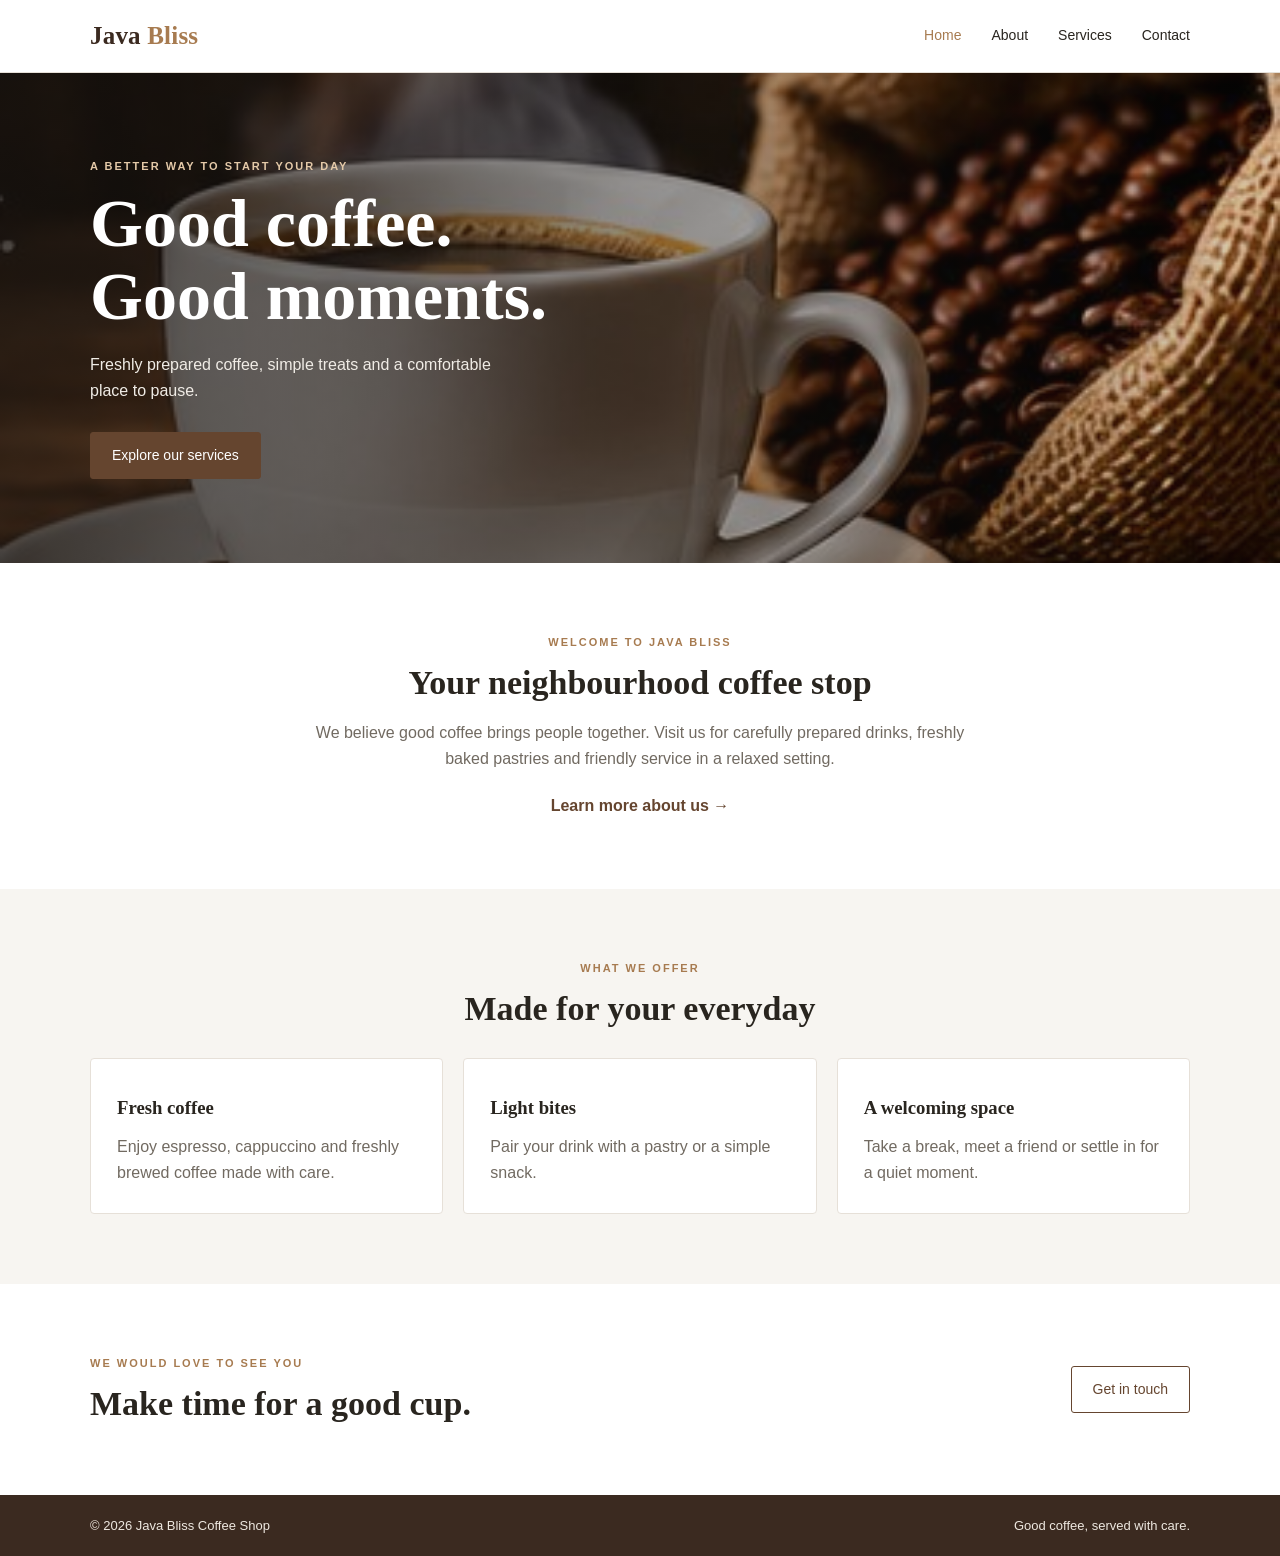
<file: JavaBliss_Professional/index.html>
<!DOCTYPE html>
<html lang="en">
<head>
  <meta charset="UTF-8">
  <meta name="viewport" content="width=device-width, initial-scale=1.0">
  <meta name="description" content="Java Bliss Coffee Shop - quality coffee, fresh pastries and a welcoming space in Nairobi.">
  <title>Java Bliss | Home</title>
  <link rel="stylesheet" href="style.css">
</head>
<body>
  <header class="site-header">
    <div class="container nav-wrap">
      <a class="brand" href="index.html">Java <span>Bliss</span></a>
      <button class="menu-toggle" aria-label="Open navigation" aria-expanded="false">☰</button>
      <nav class="nav-links">
        <a class="active" href="index.html">Home</a><a href="about.html">About</a>
        <a href="services.html">Services</a><a href="contact.html">Contact</a>
      </nav>
    </div>
  </header>
  <main>
    <section class="hero">
      <div class="hero-shade"></div>
      <div class="container hero-content">
        <p class="eyebrow">A BETTER WAY TO START YOUR DAY</p>
        <h1>Good coffee.<br>Good moments.</h1>
        <p>Freshly prepared coffee, simple treats and a comfortable place to pause.</p>
        <a class="button" href="services.html">Explore our services</a>
      </div>
    </section>
    <section class="section container intro">
      <p class="eyebrow">WELCOME TO JAVA BLISS</p>
      <h2>Your neighbourhood coffee stop</h2>
      <p class="narrow">We believe good coffee brings people together. Visit us for carefully prepared drinks, freshly baked pastries and friendly service in a relaxed setting.</p>
      <a class="text-link" href="about.html">Learn more about us →</a>
    </section>
    <section class="section soft">
      <div class="container">
        <div class="section-heading"><p class="eyebrow">WHAT WE OFFER</p><h2>Made for your everyday</h2></div>
        <div class="cards">
          <article class="card"><h3>Fresh coffee</h3><p>Enjoy espresso, cappuccino and freshly brewed coffee made with care.</p></article>
          <article class="card"><h3>Light bites</h3><p>Pair your drink with a pastry or a simple snack.</p></article>
          <article class="card"><h3>A welcoming space</h3><p>Take a break, meet a friend or settle in for a quiet moment.</p></article>
        </div>
      </div>
    </section>
    <section class="section container cta">
      <div><p class="eyebrow">WE WOULD LOVE TO SEE YOU</p><h2>Make time for a good cup.</h2></div>
      <a class="button button-outline" href="contact.html">Get in touch</a>
    </section>
  </main>
  <footer class="footer"><div class="container footer-inner"><span>© 2026 Java Bliss Coffee Shop</span><span>Good coffee, served with care.</span></div></footer>
  <script src="script.js"></script>
</body>
</html>
</file>
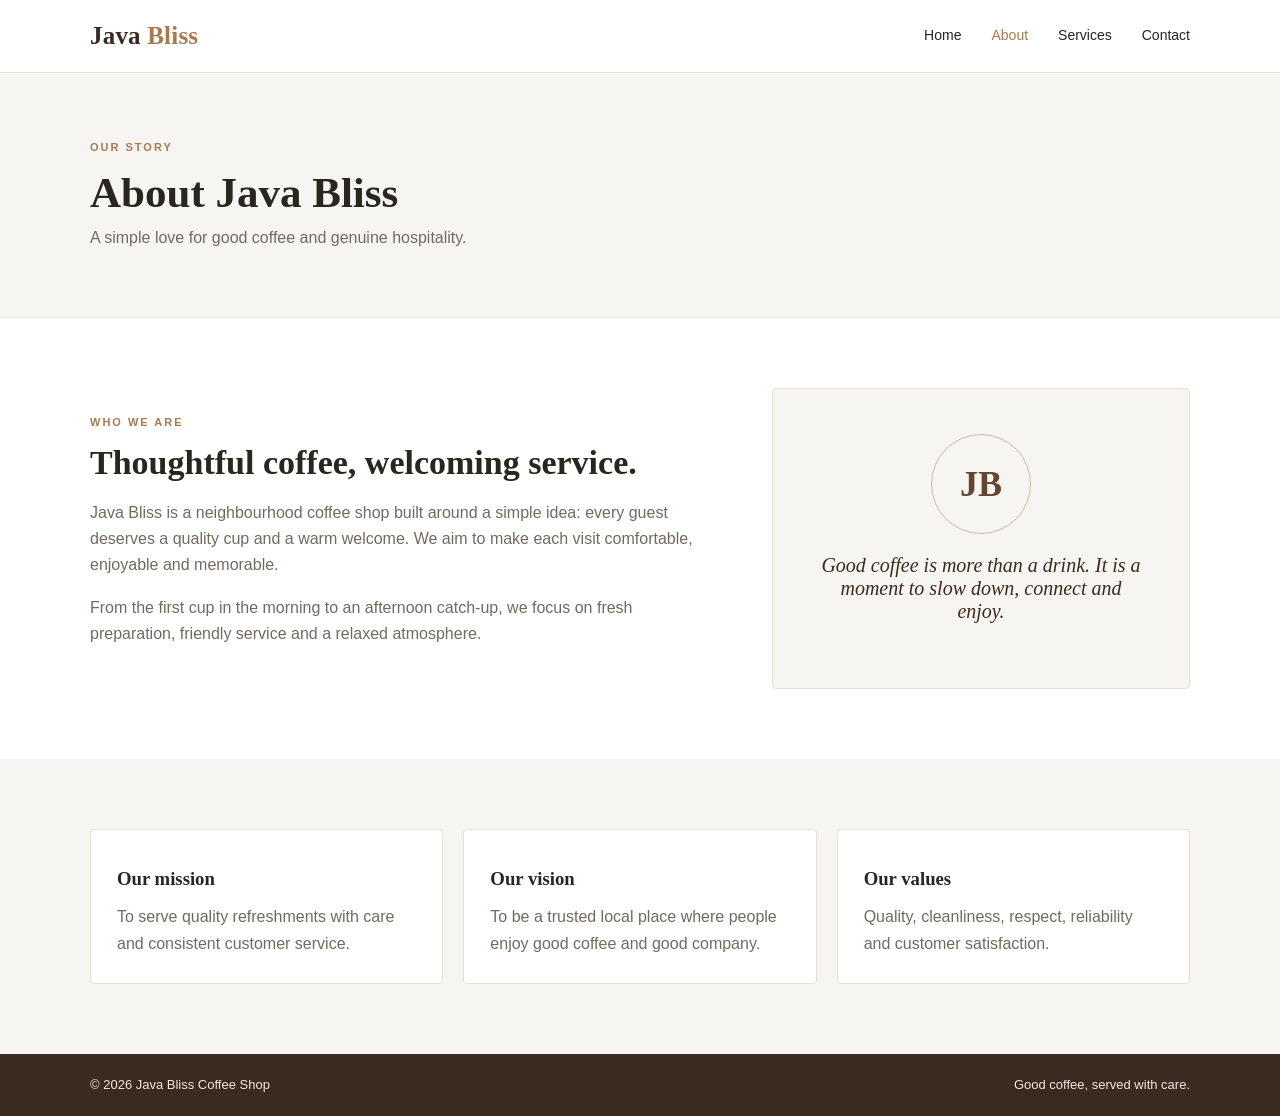
<file: JavaBliss_Professional/about.html>
<!DOCTYPE html>
<html lang="en">
<head>
  <meta charset="UTF-8"><meta name="viewport" content="width=device-width, initial-scale=1.0">
  <meta name="description" content="Learn about Java Bliss Coffee Shop."><title>Java Bliss | About</title><link rel="stylesheet" href="style.css">
</head>
<body>
  <header class="site-header"><div class="container nav-wrap"><a class="brand" href="index.html">Java <span>Bliss</span></a><button class="menu-toggle" aria-label="Open navigation" aria-expanded="false">☰</button><nav class="nav-links"><a href="index.html">Home</a><a class="active" href="about.html">About</a><a href="services.html">Services</a><a href="contact.html">Contact</a></nav></div></header>
  <main>
    <section class="page-banner"><div class="container"><p class="eyebrow">OUR STORY</p><h1>About Java Bliss</h1><p>A simple love for good coffee and genuine hospitality.</p></div></section>
    <section class="section container two-column">
      <div><p class="eyebrow">WHO WE ARE</p><h2>Thoughtful coffee, welcoming service.</h2><p>Java Bliss is a neighbourhood coffee shop built around a simple idea: every guest deserves a quality cup and a warm welcome. We aim to make each visit comfortable, enjoyable and memorable.</p><p>From the first cup in the morning to an afternoon catch-up, we focus on fresh preparation, friendly service and a relaxed atmosphere.</p></div>
      <div class="about-panel"><span class="large-mark">JB</span><p>Good coffee is more than a drink. It is a moment to slow down, connect and enjoy.</p></div>
    </section>
    <section class="section soft"><div class="container cards"><article class="card"><h3>Our mission</h3><p>To serve quality refreshments with care and consistent customer service.</p></article><article class="card"><h3>Our vision</h3><p>To be a trusted local place where people enjoy good coffee and good company.</p></article><article class="card"><h3>Our values</h3><p>Quality, cleanliness, respect, reliability and customer satisfaction.</p></article></div></section>
  </main>
  <footer class="footer"><div class="container footer-inner"><span>© 2026 Java Bliss Coffee Shop</span><span>Good coffee, served with care.</span></div></footer><script src="script.js"></script>
</body></html>
</file>
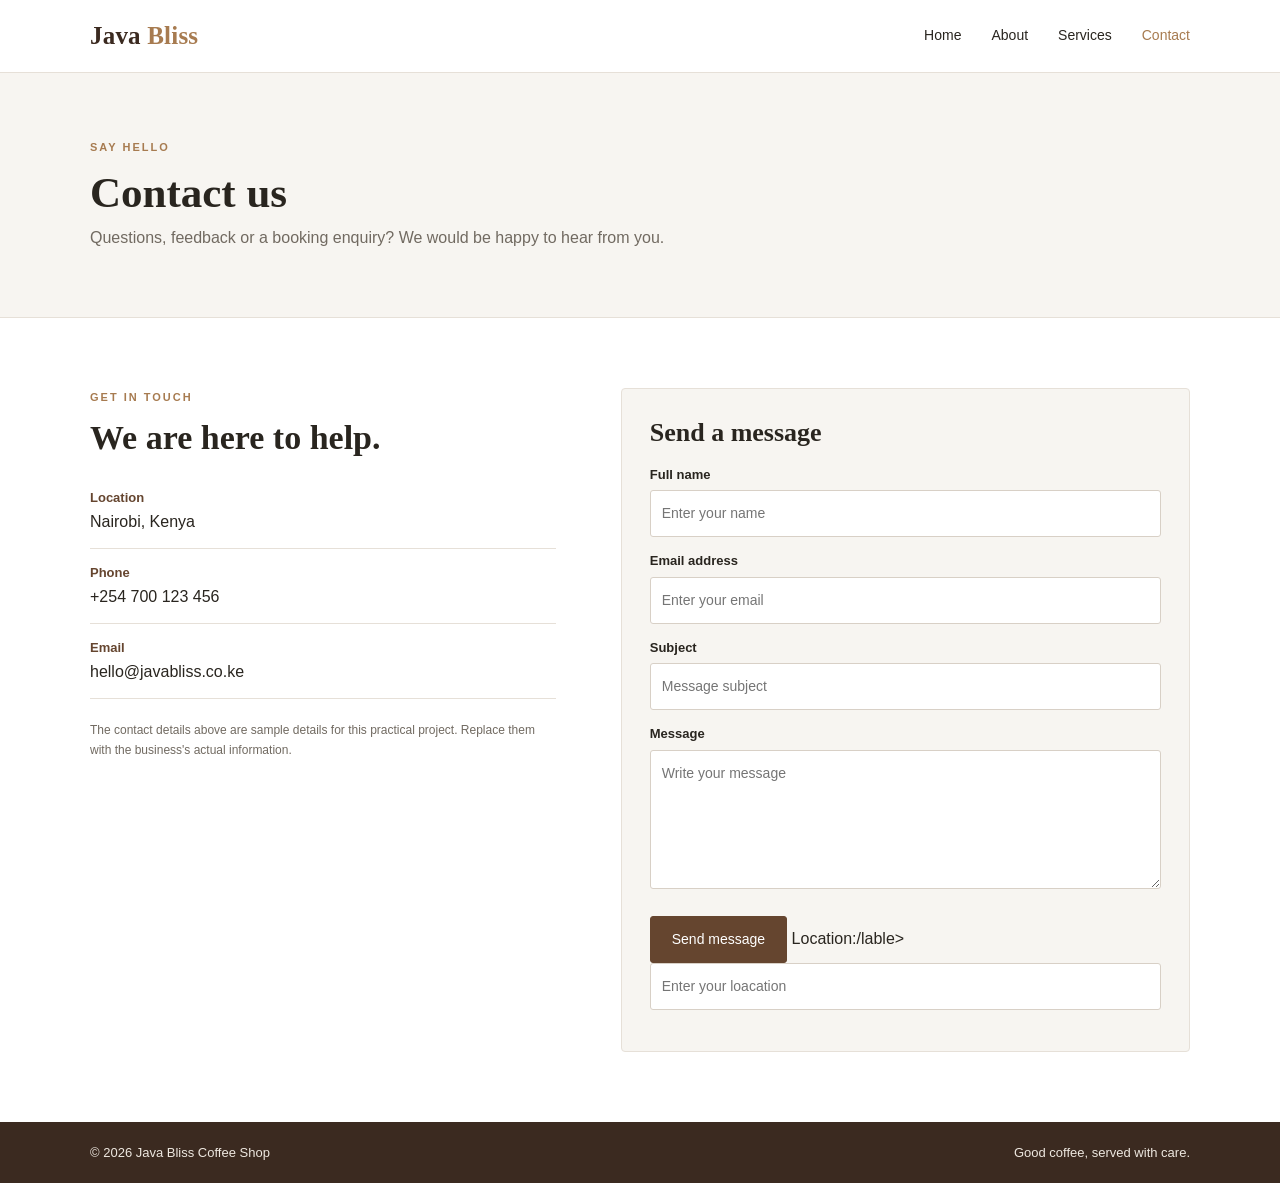
<file: JavaBliss_Professional/contact.html>
<!DOCTYPE html>
<html lang="en">
<head>
  <meta charset="UTF-8"><meta name="viewport" content="width=device-width, initial-scale=1.0">
  <meta name="description" content="Contact Java Bliss Coffee Shop."><title>Java Bliss | Contact</title><link rel="stylesheet" href="style.css">
</head>
<body>
  <header class="site-header"><div class="container nav-wrap"><a class="brand" href="index.html">Java <span>Bliss</span></a><button class="menu-toggle" aria-label="Open navigation" aria-expanded="false">☰</button><nav class="nav-links"><a href="index.html">Home</a><a href="about.html">About</a><a href="services.html">Services</a><a class="active" href="contact.html">Contact</a></nav></div></header>
  <main>
    <section class="page-banner"><div class="container"><p class="eyebrow">SAY HELLO</p><h1>Contact us</h1><p>Questions, feedback or a booking enquiry? We would be happy to hear from you.</p></div></section>
    <section class="section container contact-layout">
      <div><p class="eyebrow">GET IN TOUCH</p><h2>We are here to help.</h2><div class="contact-detail"><strong>Location</strong><span>Nairobi, Kenya</span></div><div class="contact-detail"><strong>Phone</strong><span>+254 700 123 456</span></div><div class="contact-detail"><strong>Email</strong><span>hello@javabliss.co.ke</span></div><p class="small-note">The contact details above are sample details for this practical project. Replace them with the business's actual information.</p></div>
      <form class="contact-form" id="contactForm">
        <h2>Send a message</h2>
        <label for="name">Full name</label><input id="name" name="name" type="text" placeholder="Enter your name" required>
        <label for="email">Email address</label><input id="email" name="email" type="email" placeholder="Enter your email" required>
        <label for="subject">Subject</label><input id="subject" name="subject" type="text" placeholder="Message subject" required>
        <label for="message">Message</label><textarea id="message" name="message" rows="5" placeholder="Write your message" required></textarea>
        <button class="button" type="submit">Send message</button>
          Location:/lable><input type="text"name="location"type="text" placeholder="Enter your loacation" required>
        <p id="formStatus" class="form-status" role="status"></p>
      </form>
    </section>
  </main>
  <footer class="footer"><div class="container footer-inner"><span>© 2026 Java Bliss Coffee Shop</span><span>Good coffee, served with care.</span></div></footer><script src="script.js"></script>
</body></html>
</file>
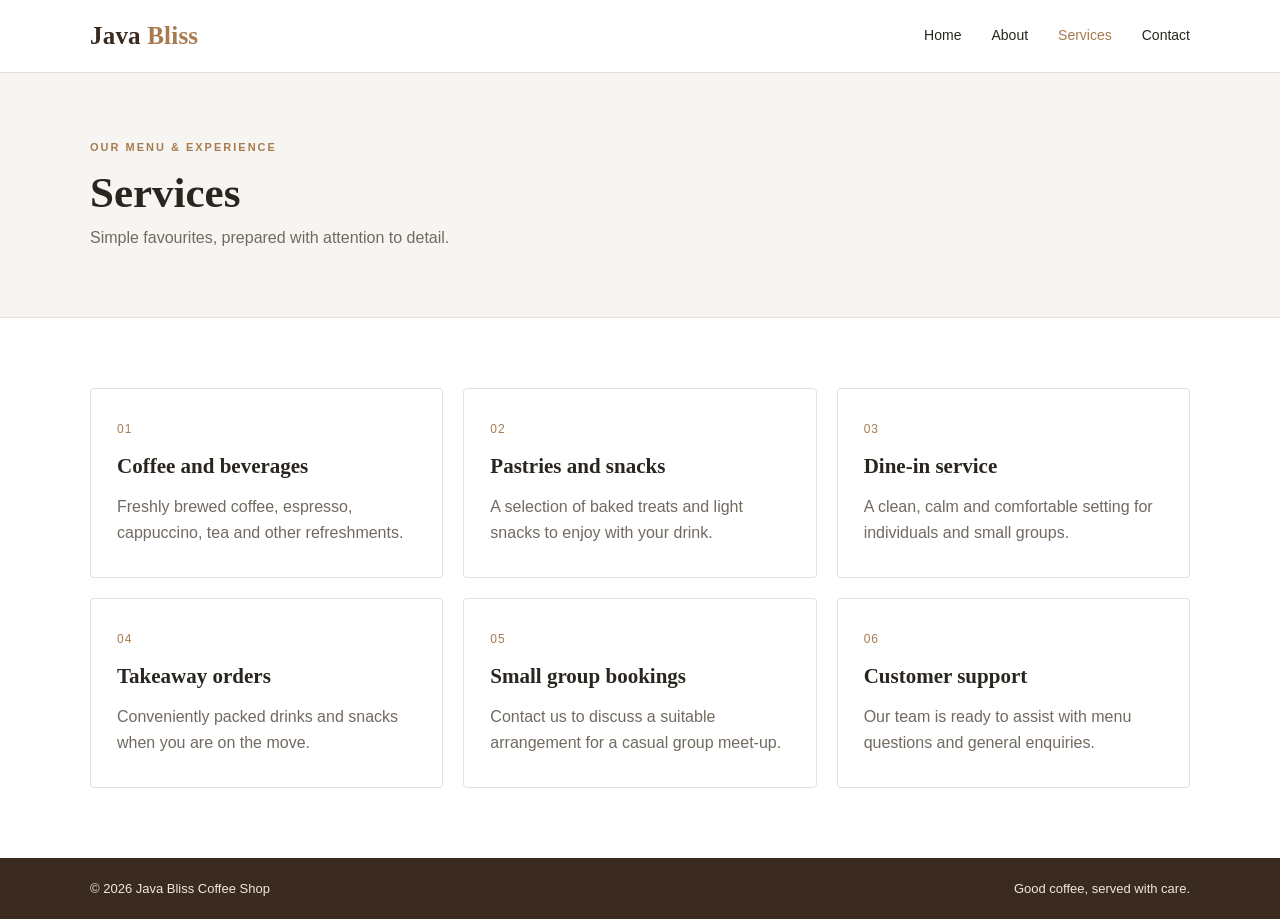
<file: JavaBliss_Professional/services.html>
<!DOCTYPE html>
<html lang="en">
<head>
  <meta charset="UTF-8"><meta name="viewport" content="width=device-width, initial-scale=1.0">
  <meta name="description" content="Explore coffee and café services at Java Bliss."><title>Java Bliss | Services</title><link rel="stylesheet" href="style.css">
</head>
<body>
  <header class="site-header"><div class="container nav-wrap"><a class="brand" href="index.html">Java <span>Bliss</span></a><button class="menu-toggle" aria-label="Open navigation" aria-expanded="false">☰</button><nav class="nav-links"><a href="index.html">Home</a><a href="about.html">About</a><a class="active" href="services.html">Services</a><a href="contact.html">Contact</a></nav></div></header>
  <main>
    <section class="page-banner"><div class="container"><p class="eyebrow">OUR MENU & EXPERIENCE</p><h1>Services</h1><p>Simple favourites, prepared with attention to detail.</p></div></section>
    <section class="section container"><div class="cards service-cards">
      <article class="card"><span class="service-number">01</span><h2>Coffee and beverages</h2><p>Freshly brewed coffee, espresso, cappuccino, tea and other refreshments.</p></article>
      <article class="card"><span class="service-number">02</span><h2>Pastries and snacks</h2><p>A selection of baked treats and light snacks to enjoy with your drink.</p></article>
      <article class="card"><span class="service-number">03</span><h2>Dine-in service</h2><p>A clean, calm and comfortable setting for individuals and small groups.</p></article>
      <article class="card"><span class="service-number">04</span><h2>Takeaway orders</h2><p>Conveniently packed drinks and snacks when you are on the move.</p></article>
      <article class="card"><span class="service-number">05</span><h2>Small group bookings</h2><p>Contact us to discuss a suitable arrangement for a casual group meet-up.</p></article>
      <article class="card"><span class="service-number">06</span><h2>Customer support</h2><p>Our team is ready to assist with menu questions and general enquiries.</p></article>
    </div></section>
  </main>
  <footer class="footer"><div class="container footer-inner"><span>© 2026 Java Bliss Coffee Shop</span><span>Good coffee, served with care.</span></div></footer><script src="script.js"></script>
</body></html>
</file>
<file: JavaBliss_Professional/style.css>
:root{--ink:#29251f;--muted:#716a61;--coffee:#65452f;--coffee-dark:#3b2a20;--cream:#f7f5f1;--paper:#fff;--line:#e6e0d8;--accent:#a77b50}
*{box-sizing:border-box}html{scroll-behavior:smooth}body{margin:0;font-family:Arial,Helvetica,sans-serif;color:var(--ink);background:var(--paper);line-height:1.65}
.container{width:min(1100px,90%);margin:auto}.site-header{background:#fff;border-bottom:1px solid var(--line);position:sticky;top:0;z-index:10}.nav-wrap{min-height:72px;display:flex;align-items:center;justify-content:space-between}.brand{text-decoration:none;color:var(--coffee-dark);font-family:Georgia,serif;font-size:25px;font-weight:bold;letter-spacing:.2px}.brand span{color:var(--accent)}.nav-links{display:flex;gap:30px}.nav-links a{color:var(--ink);text-decoration:none;font-size:14px}.nav-links a:hover,.nav-links a.active{color:var(--accent)}.menu-toggle{display:none;background:none;border:0;font-size:25px;color:var(--coffee-dark)}
.hero{min-height:490px;position:relative;display:flex;align-items:center;background:url('images/coffee-hero.jpg') center 52%/cover no-repeat;color:white}.hero-shade{position:absolute;inset:0;background:linear-gradient(90deg,rgba(25,20,16,.78),rgba(25,20,16,.16))}.hero-content{position:relative;padding:75px 0;max-width:1100px}.eyebrow{font-size:11px;letter-spacing:2px;font-weight:bold;color:var(--accent);margin:0 0 12px}.hero .eyebrow{color:#e4c9a8}.hero h1{font: bold clamp(42px,6vw,68px)/1.08 Georgia,serif;margin:0 0 18px;max-width:600px}.hero-content>p:not(.eyebrow){max-width:440px;color:#f0ece6;margin-bottom:28px}.button{display:inline-block;border:1px solid var(--coffee);background:var(--coffee);color:#fff;padding:11px 21px;text-decoration:none;font:inherit;font-size:14px;border-radius:3px;cursor:pointer}.button:hover{background:var(--coffee-dark);border-color:var(--coffee-dark)}.button-outline{background:transparent;color:var(--coffee);}.section{padding-top:70px;padding-bottom:70px}.intro{text-align:center}.intro h2,.section-heading h2,.cta h2,.two-column h2,.contact-layout h2{font: bold 34px/1.2 Georgia,serif;margin:0 0 16px}.narrow{max-width:650px;margin:0 auto 20px;color:var(--muted)}.text-link{color:var(--coffee);font-weight:bold;text-decoration:none}.soft{background:var(--cream)}.section-heading{text-align:center;margin-bottom:28px}.cards{display:grid;grid-template-columns:repeat(3,1fr);gap:20px}.card{padding:26px;background:white;border:1px solid var(--line);border-radius:4px}.card h3,.card h2{font-family:Georgia,serif;margin:8px 0 10px}.card p{color:var(--muted);margin:0}.cta{display:flex;align-items:center;justify-content:space-between;gap:25px}.cta h2{margin:0}.footer{background:var(--coffee-dark);color:#eee8e0;padding:20px 0;font-size:13px}.footer-inner{display:flex;justify-content:space-between;gap:15px}.page-banner{background:var(--cream);padding:65px 0;border-bottom:1px solid var(--line)}.page-banner h1{font: bold 43px Georgia,serif;margin:0 0 8px}.page-banner p:last-child{margin:0;color:var(--muted)}.two-column{display:grid;grid-template-columns:1.2fr .8fr;gap:55px;align-items:center}.two-column p:not(.eyebrow){color:var(--muted)}.about-panel{background:var(--cream);border:1px solid var(--line);padding:45px;border-radius:4px;text-align:center}.large-mark{display:inline-grid;place-items:center;width:100px;height:100px;border:1px solid #cbb9a5;border-radius:50%;font: bold 36px Georgia,serif;color:var(--coffee)}.about-panel p{font:italic 20px Georgia,serif;color:var(--coffee-dark)!important}.service-cards{grid-template-columns:repeat(3,1fr)}.service-number{font-size:12px;color:var(--accent);letter-spacing:1px}.service-cards .card{min-height:190px}.service-cards h2{font-size:21px}.contact-layout{display:grid;grid-template-columns:.9fr 1.1fr;gap:65px}.contact-detail{display:flex;flex-direction:column;padding:13px 0;border-bottom:1px solid var(--line)}.contact-detail strong{font-size:13px;color:var(--coffee)}.small-note{font-size:12px;color:var(--muted);margin-top:22px}.contact-form{background:var(--cream);border:1px solid var(--line);padding:28px;border-radius:4px}.contact-form h2{font-size:26px}.contact-form label{display:block;font-size:13px;font-weight:bold;margin:13px 0 5px}.contact-form input,.contact-form textarea{width:100%;padding:11px;border:1px solid #d8d0c6;border-radius:3px;background:white;font:inherit;font-size:14px}.contact-form input:focus,.contact-form textarea:focus{outline:2px solid #c6a17c;border-color:transparent}.contact-form button{margin-top:18px}.form-status{font-size:13px;color:var(--coffee);margin-bottom:0}
@media(max-width:700px){.nav-wrap{min-height:65px;flex-wrap:wrap}.menu-toggle{display:block}.nav-links{display:none;width:100%;padding:0 0 16px;flex-direction:column;gap:12px}.nav-links.open{display:flex}.hero{min-height:430px}.hero-content{padding:55px 0}.cards,.service-cards,.two-column,.contact-layout{grid-template-columns:1fr}.section{padding-top:48px;padding-bottom:48px}.page-banner{padding:48px 0}.cta{align-items:flex-start;flex-direction:column}.footer-inner{flex-direction:column;gap:4px}.contact-layout{gap:35px}.about-panel{padding:30px}}
</file>
